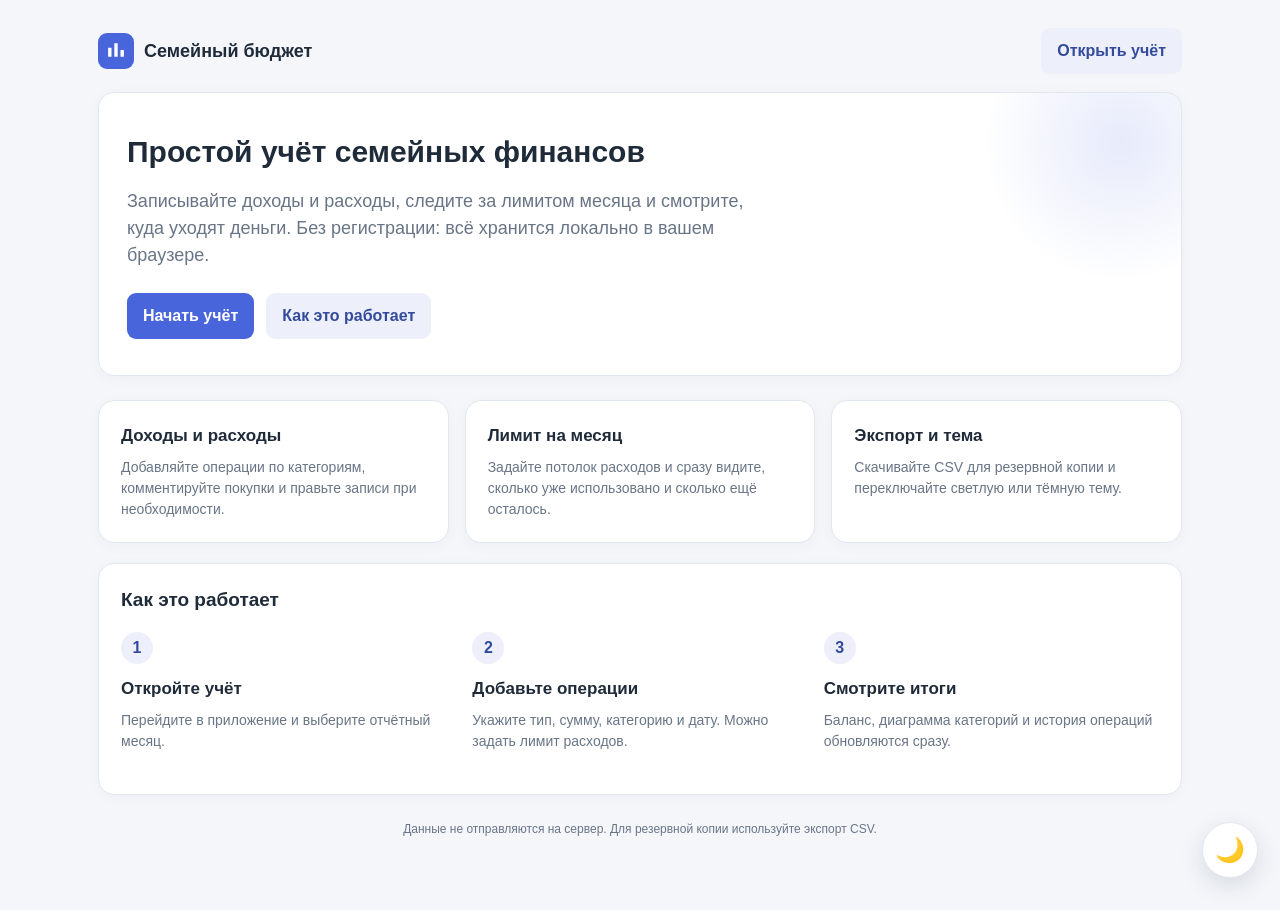
<file: index.html>
<!DOCTYPE html>
<html lang="ru">
<head>
  <meta charset="UTF-8">
  <meta name="viewport" content="width=device-width, initial-scale=1.0">
  <title>Семейный бюджет — учёт доходов и расходов</title>
  <meta name="description" content="Бесплатный семейный учёт бюджета в браузере: доходы, расходы, лимиты и экспорт CSV. Данные хранятся только у вас.">
  <link rel="icon" href="favicon.svg" type="image/svg+xml">
  <script>
    (function () {
      try {
        var savedTheme = localStorage.getItem("family_budget_theme_v1");
        if (savedTheme === "dark" || savedTheme === "light") {
          document.documentElement.setAttribute("data-theme", savedTheme);
        }
      } catch (error) {
        /* localStorage может быть недоступен */
      }
    })();
  </script>
  <link rel="stylesheet" href="css/styles.css">
</head>
<body>
  <div class="container">
    <header class="site-header">
      <a class="brand" href="index.html">
        <img src="favicon.svg" alt="">
        Семейный бюджет
      </a>
      <nav class="nav-links">
        <a class="btn secondary" href="app.html">Открыть учёт</a>
      </nav>
    </header>

    <section class="card hero">
      <h1>Простой учёт семейных финансов</h1>
      <p>
        Записывайте доходы и расходы, следите за лимитом месяца
        и смотрите, куда уходят деньги. Без регистрации:
        всё хранится локально в вашем браузере.
      </p>
      <div class="hero-actions">
        <a class="btn" href="app.html">Начать учёт</a>
        <a class="btn secondary" href="#how">Как это работает</a>
      </div>
    </section>

    <section class="features">
      <article class="card feature">
        <h3>Доходы и расходы</h3>
        <p>Добавляйте операции по категориям, комментируйте покупки и правьте записи при необходимости.</p>
      </article>
      <article class="card feature">
        <h3>Лимит на месяц</h3>
        <p>Задайте потолок расходов и сразу видите, сколько уже использовано и сколько ещё осталось.</p>
      </article>
      <article class="card feature">
        <h3>Экспорт и тема</h3>
        <p>Скачивайте CSV для резервной копии и переключайте светлую или тёмную тему.</p>
      </article>
    </section>

    <section id="how" class="card">
      <h2>Как это работает</h2>
      <div class="steps">
        <article class="step">
          <div class="step-number">1</div>
          <h3>Откройте учёт</h3>
          <p>Перейдите в приложение и выберите отчётный месяц.</p>
        </article>
        <article class="step">
          <div class="step-number">2</div>
          <h3>Добавьте операции</h3>
          <p>Укажите тип, сумму, категорию и дату. Можно задать лимит расходов.</p>
        </article>
        <article class="step">
          <div class="step-number">3</div>
          <h3>Смотрите итоги</h3>
          <p>Баланс, диаграмма категорий и история операций обновляются сразу.</p>
        </article>
      </div>
    </section>

    <p class="footer">
      Данные не отправляются на сервер. Для резервной копии используйте экспорт CSV.
    </p>
  </div>

  <button type="button" class="theme-toggle" id="themeToggle" aria-label="Переключить тему" title="Переключить тему">🌙</button>
  <script src="js/theme.js"></script>
</body>
</html>
</file>
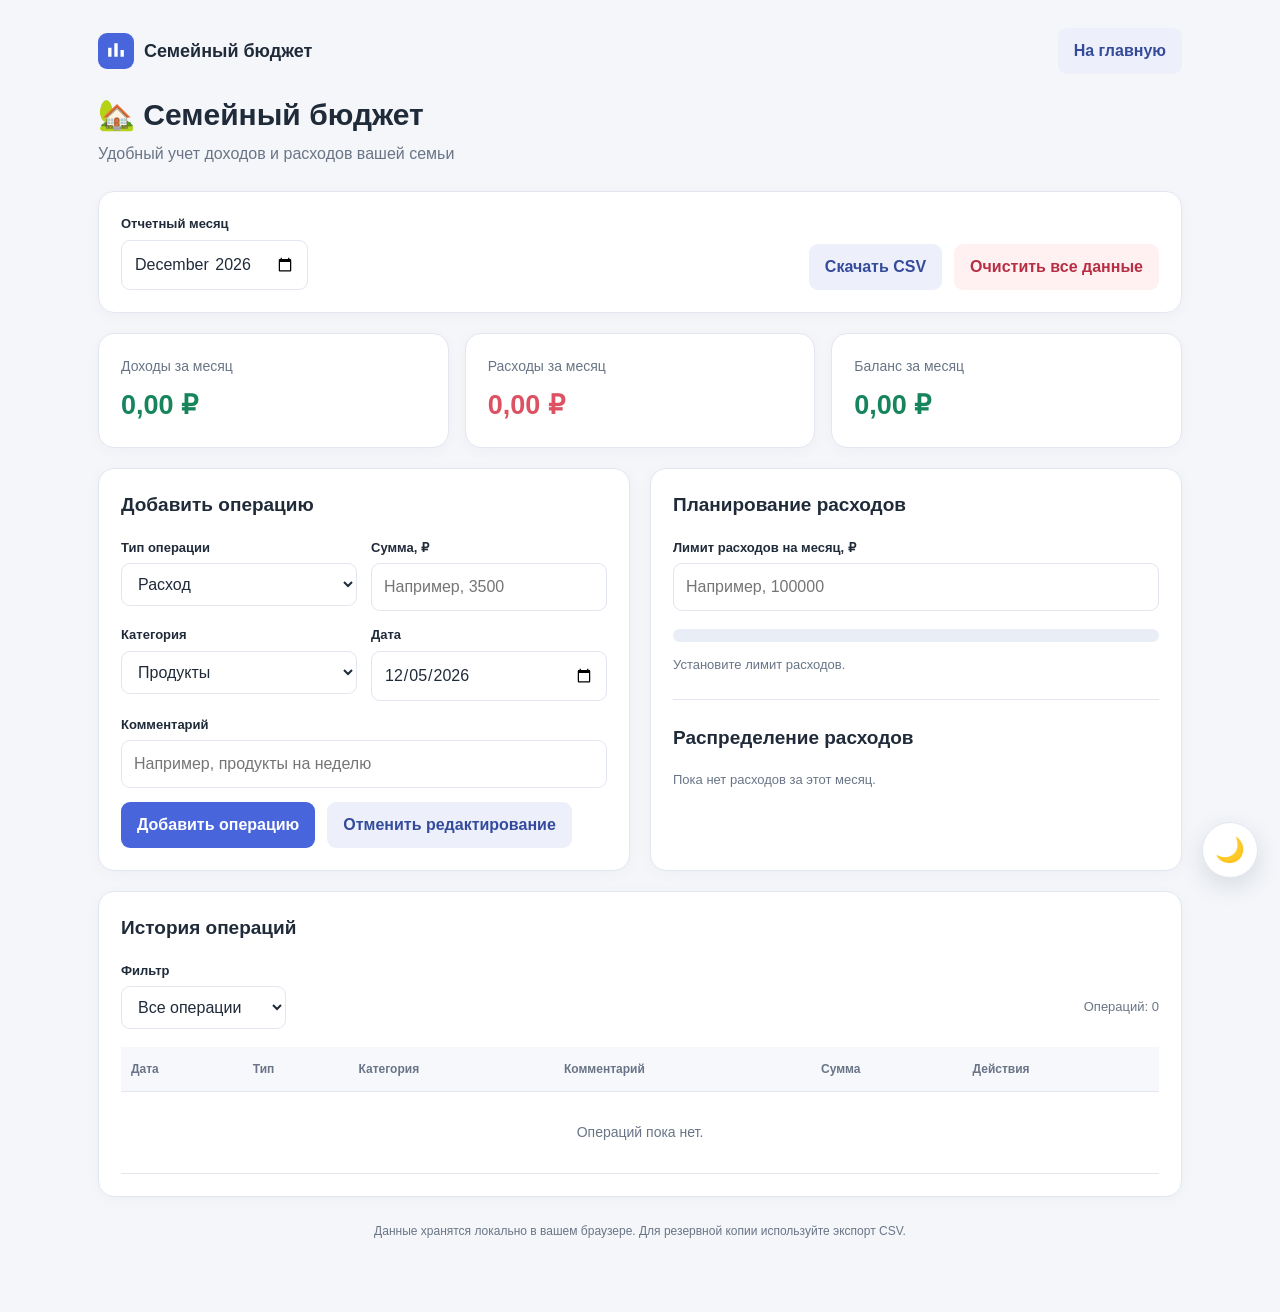
<file: app.html>
<!DOCTYPE html>
<html lang="ru">
<head>
  <meta charset="UTF-8">
  <meta name="viewport" content="width=device-width, initial-scale=1.0">
  <title>Учёт — Семейный бюджет</title>
  <link rel="icon" href="favicon.svg" type="image/svg+xml">
  <script>
    (function () {
      try {
        var savedTheme = localStorage.getItem("family_budget_theme_v1");
        if (savedTheme === "dark" || savedTheme === "light") {
          document.documentElement.setAttribute("data-theme", savedTheme);
        }
      } catch (error) {
        /* localStorage может быть недоступен */
      }
    })();
  </script>
  <link rel="stylesheet" href="css/styles.css">
</head>
<body>
<div class="container">

  <header class="site-header">
    <a class="brand" href="index.html">
      <img src="favicon.svg" alt="">
      Семейный бюджет
    </a>
    <nav class="nav-links">
      <a class="btn secondary" href="index.html">На главную</a>
    </nav>
  </header>

  <header>
    <h1>🏡 Семейный бюджет</h1>
    <p class="subtitle">
      Удобный учет доходов и расходов вашей семьи
    </p>
  </header>

  <section class="card toolbar">
    <div>
      <label for="month">Отчетный месяц</label>
      <input type="month" id="month">
    </div>
    <div class="actions">
      <button class="secondary" id="exportBtn">
        Скачать CSV
      </button>
      <button class="danger" id="clearBtn">
        Очистить все данные
      </button>
    </div>
  </section>

  <section class="stats">
    <div class="stat">
      <span>Доходы за месяц</span>
      <strong class="green" id="totalIncome">0 ₽</strong>
    </div>

    <div class="stat">
      <span>Расходы за месяц</span>
      <strong class="red" id="totalExpense">0 ₽</strong>
    </div>

    <div class="stat">
      <span>Баланс за месяц</span>
      <strong id="balance">0 ₽</strong>
    </div>
  </section>

  <div class="grid">

    <section class="card">
      <h2>Добавить операцию</h2>

      <form id="operationForm">
        <div class="fields">

          <div class="field">
            <label for="type">Тип операции</label>
            <select id="type" required>
              <option value="expense">Расход</option>
              <option value="income">Доход</option>
            </select>
          </div>

          <div class="field">
            <label for="amount">Сумма, ₽</label>
            <input type="number" id="amount"
                   min="0.01" step="0.01"
                   placeholder="Например, 3500"
                   required>
          </div>

          <div class="field">
            <label for="category">Категория</label>
            <select id="category" required></select>
          </div>

          <div class="field">
            <label for="date">Дата</label>
            <input type="date" id="date" required>
          </div>

          <div class="field full">
            <label for="comment">Комментарий</label>
            <input type="text" id="comment"
                   maxlength="150"
                   placeholder="Например, продукты на неделю">
          </div>

          <div class="full actions">
            <button type="submit" id="saveBtn">
              Добавить операцию
            </button>
            <button type="button"
                    class="secondary"
                    id="cancelBtn"
                    hidden>
              Отменить редактирование
            </button>
          </div>

        </div>
      </form>
    </section>

    <section class="card">
      <h2>Планирование расходов</h2>

      <label for="limit">Лимит расходов на месяц, ₽</label>
      <input type="number" id="limit"
             min="0" step="0.01"
             placeholder="Например, 100000">

      <div class="progress">
        <div class="progress-fill" id="progressFill"></div>
      </div>

      <p id="limitInfo" class="muted">
        Установите лимит расходов.
      </p>

      <hr class="divider">

      <h2>Распределение расходов</h2>
      <div id="chart"></div>
    </section>

  </div>

  <section class="card">
    <h2>История операций</h2>

    <div class="toolbar" style="margin-bottom:18px">
      <div>
        <label for="filter">Фильтр</label>
        <select id="filter">
          <option value="all">Все операции</option>
          <option value="income">Только доходы</option>
          <option value="expense">Только расходы</option>
        </select>
      </div>

      <p class="muted" id="operationCount"></p>
    </div>

    <div class="table-wrap">
      <table>
        <thead>
          <tr>
            <th>Дата</th>
            <th>Тип</th>
            <th>Категория</th>
            <th>Комментарий</th>
            <th>Сумма</th>
            <th>Действия</th>
          </tr>
        </thead>
        <tbody id="operationsBody"></tbody>
      </table>
    </div>
  </section>

  <p class="footer">
    Данные хранятся локально в вашем браузере.
    Для резервной копии используйте экспорт CSV.
  </p>

</div>

<button type="button"
        class="theme-toggle"
        id="themeToggle"
        aria-label="Переключить тему"
        title="Переключить тему">
  🌙
</button>

<script src="js/theme.js"></script>
<script src="js/app.js"></script>
</body>
</html>
</file>
<file: css/styles.css>
:root {
  --bg: #f4f6fa;
  --white: #ffffff;
  --text: #202b3a;
  --muted: #697586;
  --primary: #4965dc;
  --income: #16855c;
  --expense: #dc5263;
  --border: #e2e6ef;
  --input-bg: #ffffff;
  --secondary-bg: #edf0fa;
  --secondary-text: #344b9c;
  --danger-bg: #fff0f1;
  --danger-text: #b72f44;
  --track: #e9edf5;
  --th-bg: #f7f8fc;
  --shadow: 0 3px 15px #202b3a08;
  --theme-btn-bg: #ffffff;
  --theme-btn-shadow: 0 8px 24px #202b3a22;
  --focus-ring: #4965dc44;
  --hero-glow: #4965dc22;
  color-scheme: light;
}

html[data-theme="dark"] {
  --bg: #121722;
  --white: #1b2230;
  --text: #e8edf5;
  --muted: #9aa8bb;
  --primary: #6b86f5;
  --income: #3dba85;
  --expense: #e86b7a;
  --border: #2d3748;
  --input-bg: #151b27;
  --secondary-bg: #252e41;
  --secondary-text: #a8b8f0;
  --danger-bg: #3a2328;
  --danger-text: #f08a96;
  --track: #252d3c;
  --th-bg: #171d2a;
  --shadow: 0 3px 18px #00000055;
  --theme-btn-bg: #252e41;
  --theme-btn-shadow: 0 10px 28px #00000066;
  --focus-ring: #6b86f555;
  --hero-glow: #6b86f533;
  color-scheme: dark;
}

* { box-sizing: border-box; }

body {
  margin: 0;
  background: var(--bg);
  color: var(--text);
  font-family: Arial, sans-serif;
  line-height: 1.5;
}

a {
  color: var(--primary);
}

.container {
  max-width: 1120px;
  margin: auto;
  padding: 28px 18px 60px;
}

.site-header {
  display: flex;
  justify-content: space-between;
  align-items: center;
  gap: 16px;
  flex-wrap: wrap;
  margin-bottom: 18px;
}

.brand {
  display: flex;
  align-items: center;
  gap: 10px;
  color: inherit;
  text-decoration: none;
  font-weight: 700;
  font-size: 18px;
}

.brand img {
  width: 36px;
  height: 36px;
}

.nav-links {
  display: flex;
  gap: 10px;
  flex-wrap: wrap;
}

h1 { margin: 0; font-size: 30px; }
h2 { margin: 0 0 18px; font-size: 19px; }
h3 { margin: 0 0 8px; font-size: 17px; }

.subtitle {
  color: var(--muted);
  margin: 5px 0 25px;
}

.card {
  background: var(--white);
  border: 1px solid var(--border);
  border-radius: 16px;
  padding: 22px;
  margin-bottom: 20px;
  box-shadow: var(--shadow);
}

.toolbar, .actions {
  display: flex;
  gap: 12px;
  flex-wrap: wrap;
  align-items: end;
}

.toolbar { justify-content: space-between; }

.stats {
  display: grid;
  grid-template-columns: repeat(3, 1fr);
  gap: 16px;
  margin: 20px 0;
}

.stat {
  background: var(--white);
  padding: 22px;
  border-radius: 16px;
  border: 1px solid var(--border);
  box-shadow: var(--shadow);
}

.stat span {
  display: block;
  color: var(--muted);
  font-size: 14px;
}

.stat strong {
  display: block;
  font-size: 27px;
  margin-top: 8px;
  overflow-wrap: anywhere;
}

.green { color: var(--income); }
.red { color: var(--expense); }

.grid {
  display: grid;
  grid-template-columns: repeat(2, minmax(0, 1fr));
  gap: 20px;
}

.fields {
  display: grid;
  grid-template-columns: repeat(2, minmax(0, 1fr));
  gap: 14px;
}

.field { min-width: 0; }

label {
  display: block;
  margin-bottom: 6px;
  font-size: 13px;
  font-weight: 600;
}

input, select {
  width: 100%;
  min-width: 0;
  padding: 11px 12px;
  border: 1px solid var(--border);
  border-radius: 9px;
  background: var(--input-bg);
  color: var(--text);
  font: inherit;
}

input:focus, select:focus {
  outline: 2px solid var(--focus-ring);
  border-color: var(--primary);
}

button, .btn {
  display: inline-block;
  padding: 11px 16px;
  border: none;
  border-radius: 9px;
  background: var(--primary);
  color: white;
  font: inherit;
  font-weight: 600;
  cursor: pointer;
  text-decoration: none;
  text-align: center;
}

button:hover, .btn:hover { filter: brightness(0.94); }

button.secondary, .btn.secondary {
  background: var(--secondary-bg);
  color: var(--secondary-text);
}

button.danger {
  background: var(--danger-bg);
  color: var(--danger-text);
}

button.small {
  padding: 7px 10px;
  font-size: 12px;
  margin: 2px;
}

.full { grid-column: 1 / -1; }

.progress {
  height: 13px;
  background: var(--track);
  border-radius: 20px;
  overflow: hidden;
  margin: 18px 0 8px;
}

.progress-fill {
  height: 100%;
  width: 0%;
  background: var(--primary);
  transition: width 0.3s;
}

.muted {
  color: var(--muted);
  font-size: 13px;
}

.chart-row {
  display: flex;
  align-items: center;
  gap: 10px;
  margin: 14px 0;
  font-size: 13px;
}

.chart-name {
  width: 120px;
  flex-shrink: 0;
  overflow-wrap: anywhere;
}

.chart-track {
  flex: 1;
  height: 12px;
  background: var(--track);
  border-radius: 10px;
  overflow: hidden;
}

.chart-bar {
  height: 100%;
  border-radius: 10px;
}

.chart-value {
  width: 105px;
  text-align: right;
  font-weight: 600;
}

.table-wrap { overflow-x: auto; }

table {
  width: 100%;
  border-collapse: collapse;
  min-width: 660px;
  font-size: 14px;
}

th, td {
  padding: 13px 10px;
  text-align: left;
  border-bottom: 1px solid var(--border);
}

th {
  background: var(--th-bg);
  color: var(--muted);
  font-size: 12px;
}

.divider {
  border: 0;
  border-top: 1px solid var(--border);
  margin: 24px 0;
}

.theme-toggle {
  position: fixed;
  right: 22px;
  bottom: 22px;
  z-index: 1000;
  width: 56px;
  height: 56px;
  padding: 0;
  border: 1px solid var(--border);
  border-radius: 50%;
  background: var(--theme-btn-bg);
  color: var(--text);
  font-size: 24px;
  line-height: 1;
  box-shadow: var(--theme-btn-shadow);
}

.theme-toggle:hover {
  filter: none;
  transform: scale(1.06);
}

.theme-toggle:focus-visible {
  outline: 3px solid var(--primary);
  outline-offset: 3px;
}

.empty {
  text-align: center;
  padding: 30px;
  color: var(--muted);
}

.footer {
  text-align: center;
  color: var(--muted);
  font-size: 12px;
  margin-top: 25px;
}

/* Лендинг */
.hero {
  position: relative;
  overflow: hidden;
  padding: 36px 28px;
  margin-bottom: 24px;
}

.hero::before {
  content: "";
  position: absolute;
  width: 280px;
  height: 280px;
  right: -80px;
  top: -90px;
  background: radial-gradient(circle, var(--hero-glow), transparent 70%);
  pointer-events: none;
}

.hero p {
  max-width: 640px;
  color: var(--muted);
  font-size: 18px;
  margin: 14px 0 24px;
}

.hero-actions {
  display: flex;
  gap: 12px;
  flex-wrap: wrap;
}

.features, .steps {
  display: grid;
  grid-template-columns: repeat(3, minmax(0, 1fr));
  gap: 16px;
  margin-bottom: 20px;
}

.feature, .step {
  margin-bottom: 0;
}

.feature p, .step p {
  margin: 0;
  color: var(--muted);
  font-size: 14px;
}

.step-number {
  display: inline-flex;
  align-items: center;
  justify-content: center;
  width: 32px;
  height: 32px;
  margin-bottom: 12px;
  border-radius: 50%;
  background: var(--secondary-bg);
  color: var(--secondary-text);
  font-weight: 700;
}

@media (max-width: 750px) {
  .stats, .grid, .features, .steps { grid-template-columns: 1fr; }
  .fields { grid-template-columns: 1fr; }
  h1 { font-size: 25px; }
  .stat strong { font-size: 24px; }
  .chart-name { width: 85px; }
  .chart-value { width: 90px; font-size: 11px; }
}
</file>
